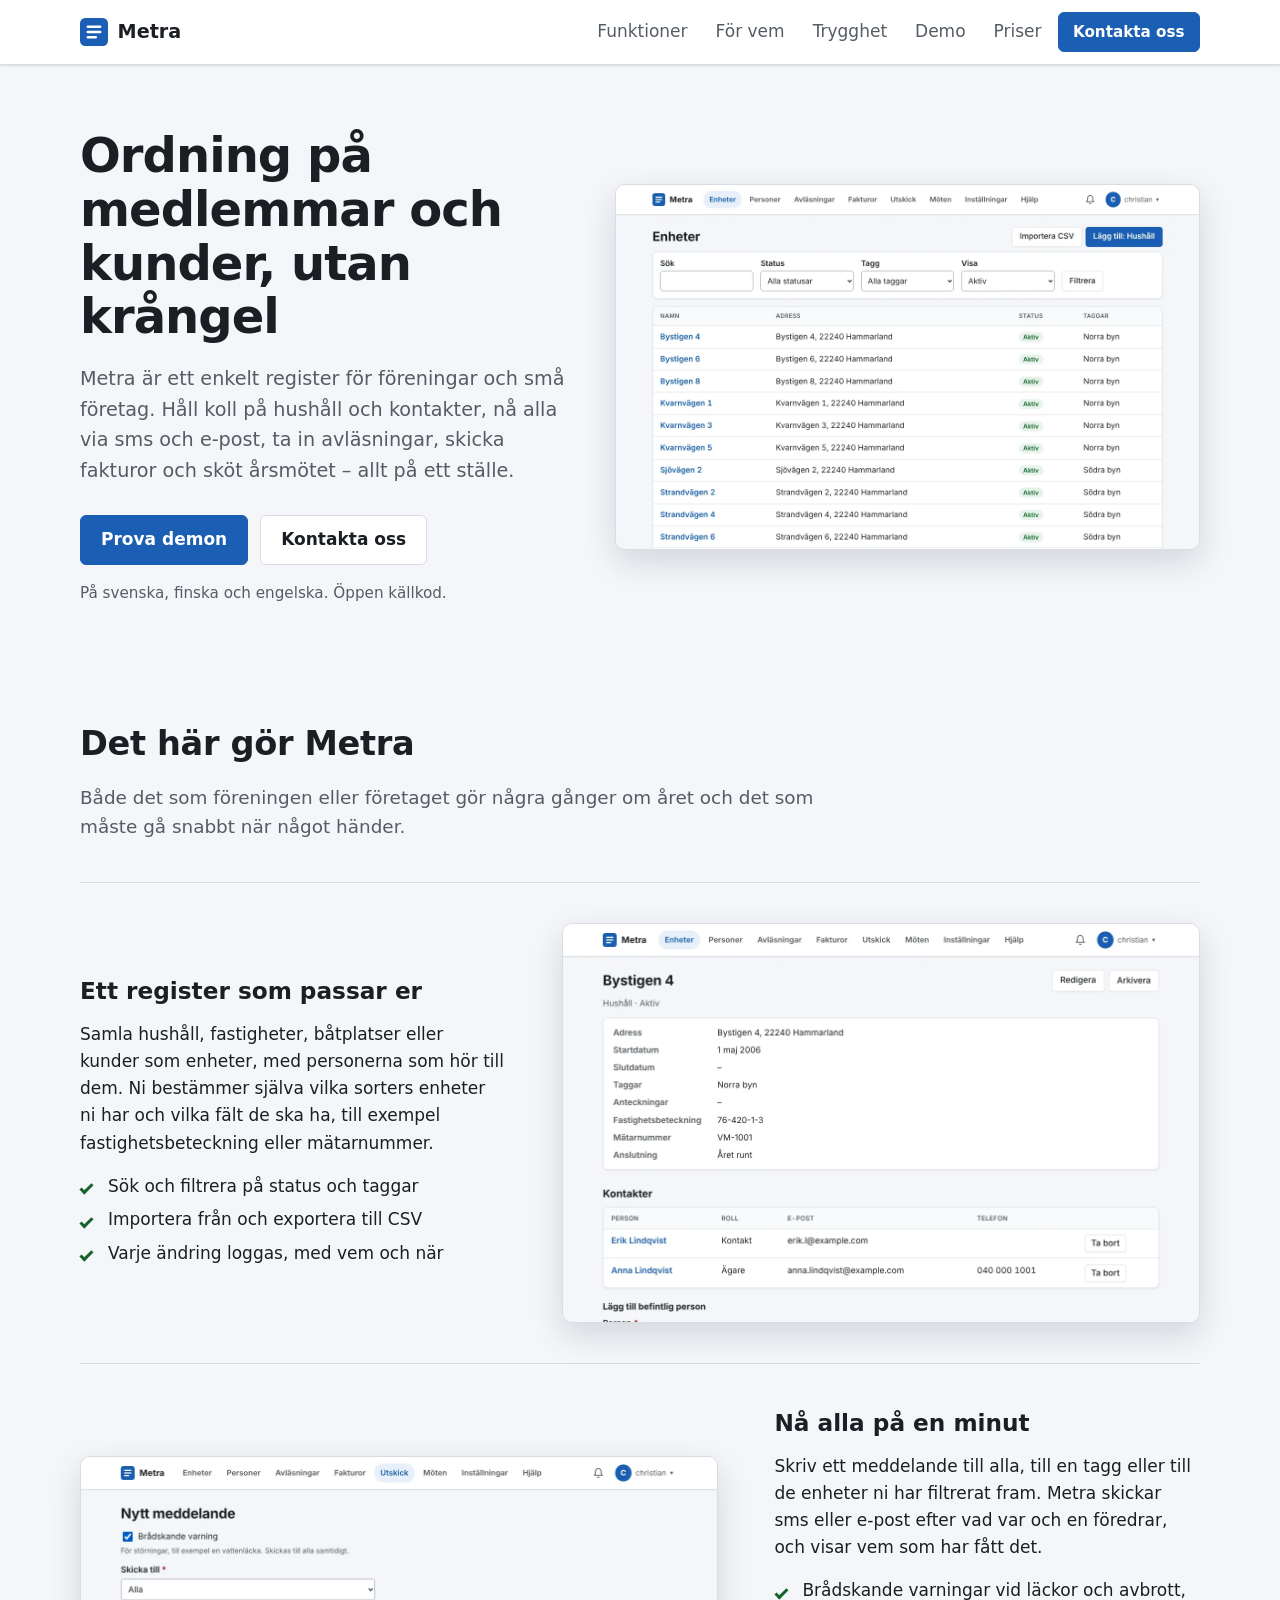
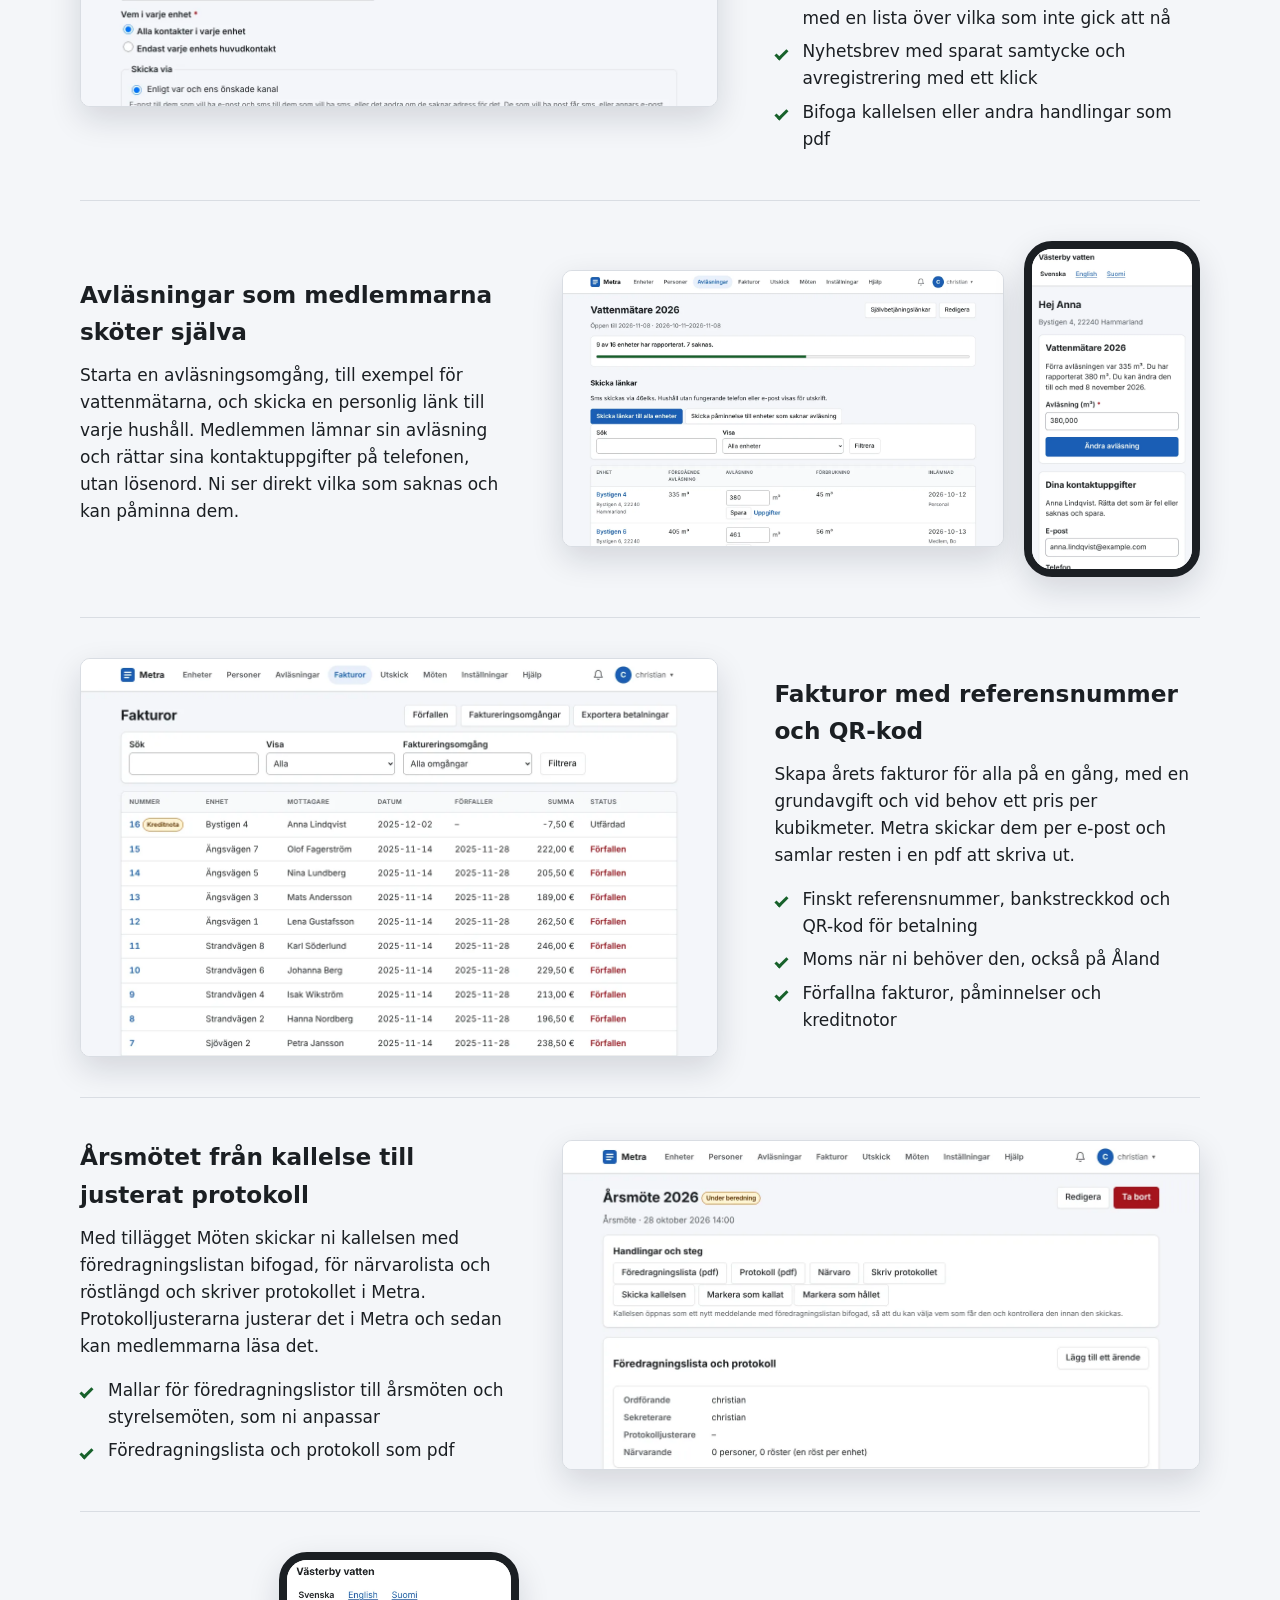
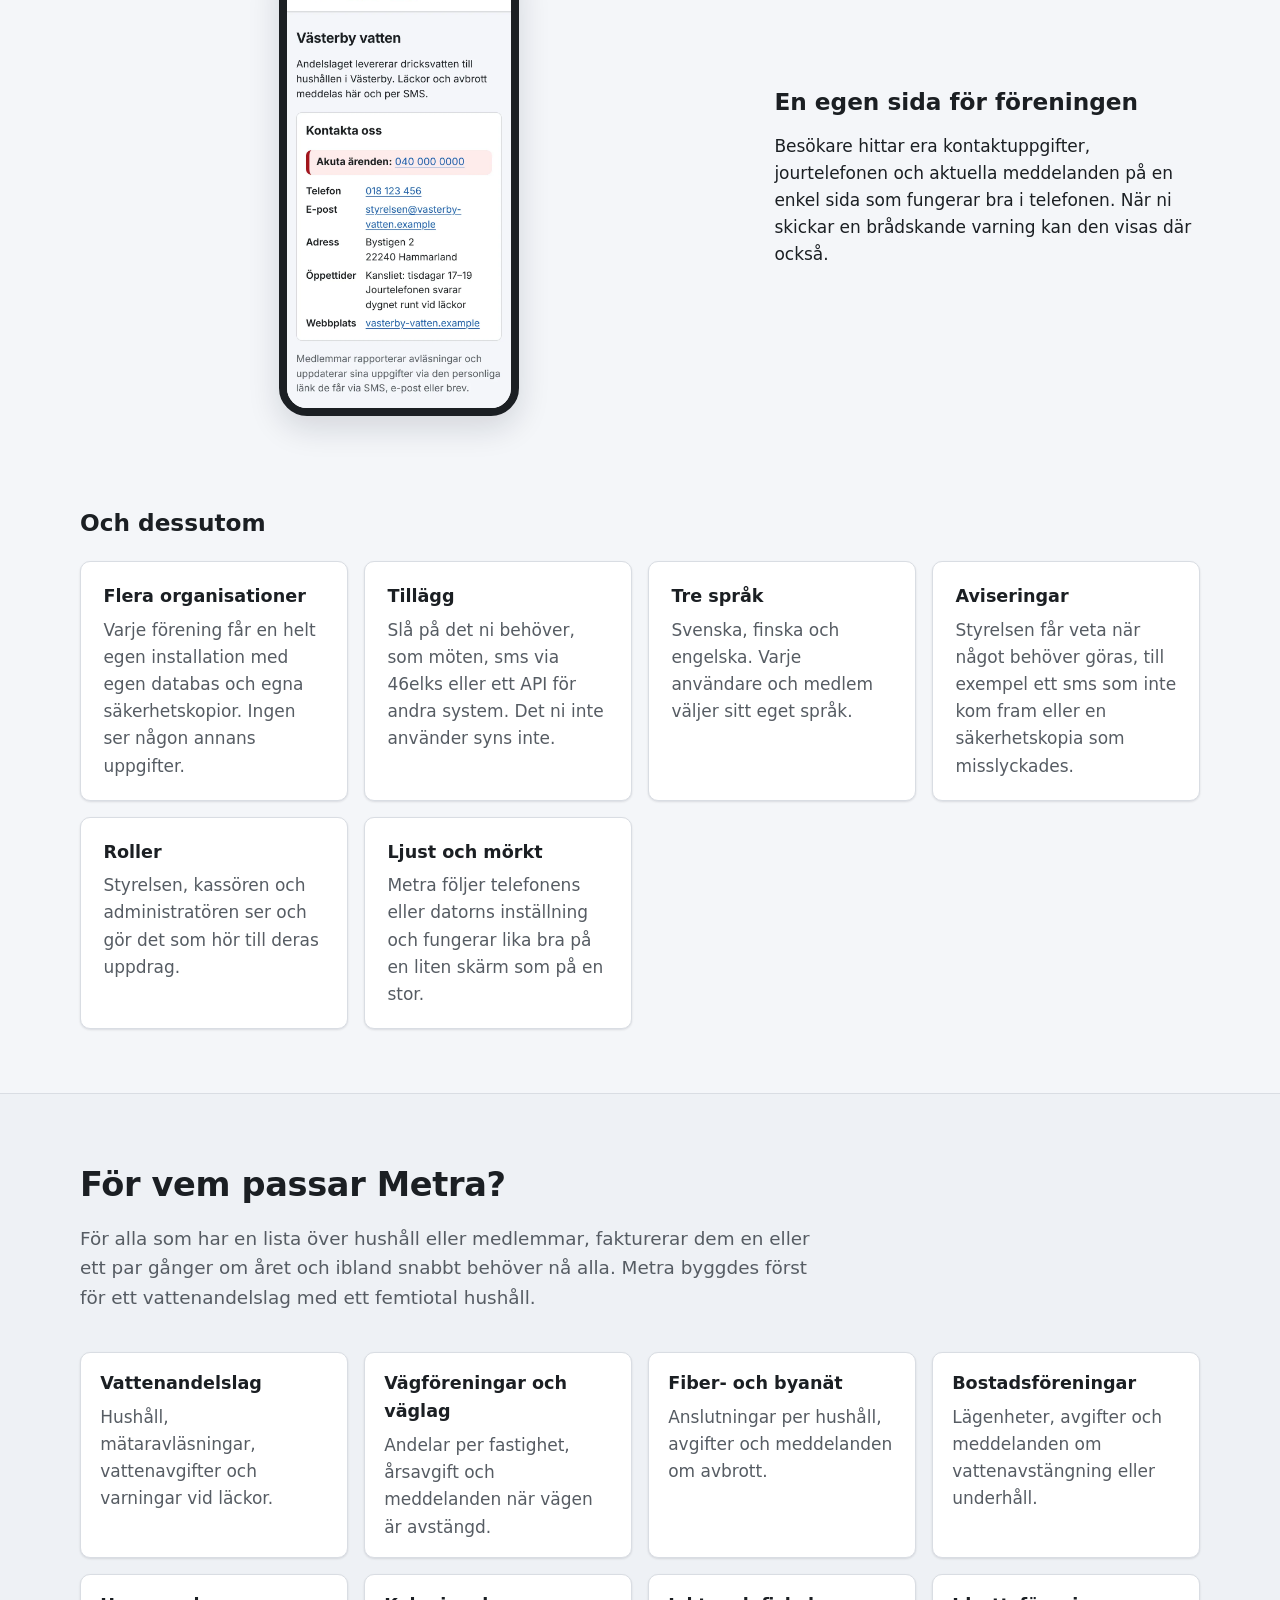
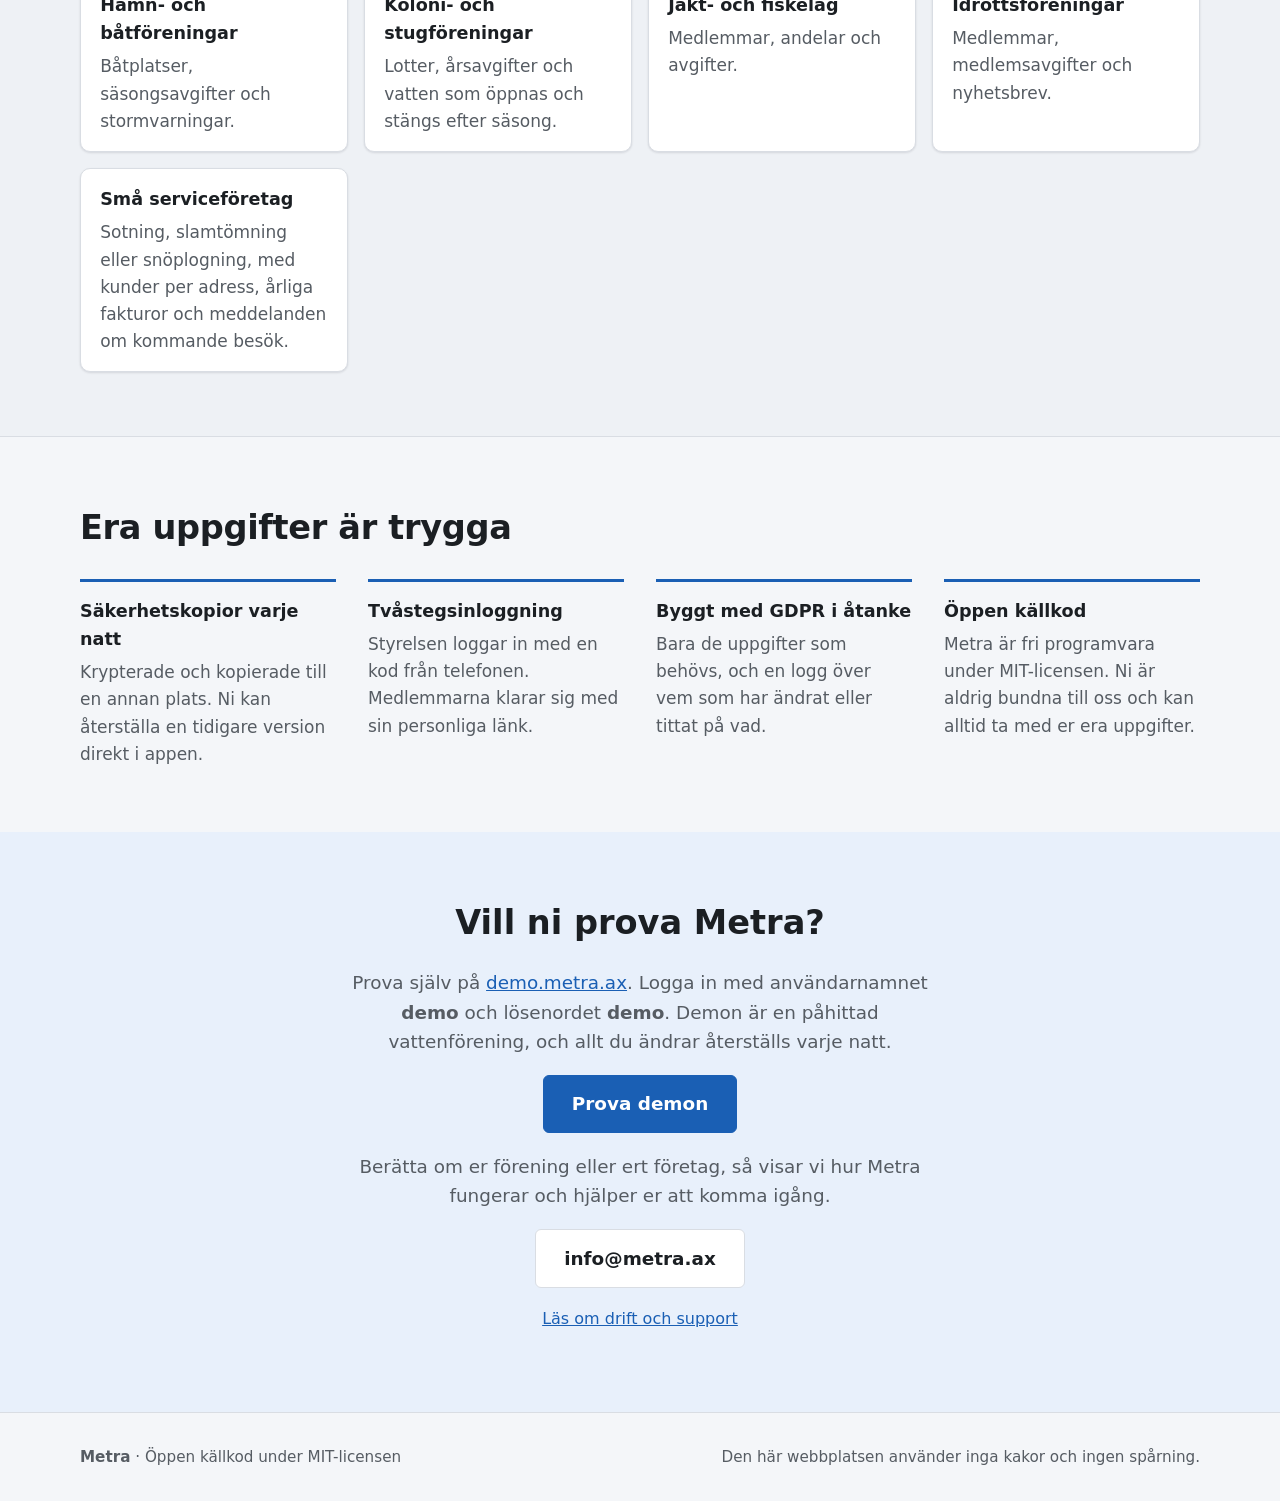
<file: index.html>
<!doctype html>
<html lang="sv">
<head>
  <meta charset="utf-8">
  <meta name="viewport" content="width=device-width, initial-scale=1">
  <title>Metra – medlems- och kundregister för föreningar och små företag</title>
  <meta name="description" content="Metra håller ordning på medlemmar, kunder och hushåll, skickar sms och e-post, tar in avläsningar, skickar fakturor och hjälper till med mötena. Byggt för föreningar och små företag i Finland och på Åland.">
  <meta name="color-scheme" content="light dark">
  <meta property="og:title" content="Metra">
  <meta property="og:description" content="Medlems- och kundregister för föreningar och små företag.">
  <meta property="og:type" content="website">
  <meta property="og:url" content="https://metra.ax/">
  <link rel="canonical" href="https://metra.ax/">
  <meta property="og:locale" content="sv_FI">
  <link rel="icon" href="favicon.svg" type="image/svg+xml">
  <link rel="stylesheet" href="style.css">
</head>
<body>
  <a class="skip-link" href="#main">Hoppa till innehållet</a>
  <header class="site-header">
    <div class="wrap site-header__bar">
      <a class="brand" href="index.html">
        <img src="favicon.svg" alt="" width="28" height="28">
        Metra
      </a>
      <nav aria-label="Huvudmeny">
        <a href="#funktioner">Funktioner</a>
        <a href="#for-vem">För vem</a>
        <a href="#trygghet">Trygghet</a>
        <a href="https://demo.metra.ax/">Demo</a>
        <a href="priser.html">Priser</a>
        <a class="button button--small" href="#kontakt">Kontakta oss</a>
      </nav>
    </div>
  </header>

  <main id="main">
    <section class="hero">
      <div class="wrap hero__inner">
        <div class="hero__text">
          <h1>Ordning på medlemmar och kunder, utan krångel</h1>
          <p class="lead">Metra är ett enkelt register för föreningar och små företag. Håll koll på hushåll och kontakter, nå alla via sms och e-post, ta in avläsningar, skicka fakturor och sköt årsmötet – allt på ett ställe.</p>
          <p class="hero__actions">
            <a class="button" href="https://demo.metra.ax/">Prova demon</a>
            <a class="button button--secondary" href="#kontakt">Kontakta oss</a>
          </p>
          <p class="hero__note">På svenska, finska och engelska. Öppen källkod.</p>
        </div>
        <figure class="shot shot--browser hero__shot">
          <picture>
            <source srcset="img/units-dark.webp" media="(prefers-color-scheme: dark)">
            <img src="img/units-light.webp" width="1280" height="800" alt="Listan över enheter i Metra: hushåll med adress, status och tagg">
          </picture>
        </figure>
      </div>
    </section>

    <section id="funktioner" class="section">
      <div class="wrap">
        <h2 class="section__title">Det här gör Metra</h2>
        <p class="section__lead">Både det som föreningen eller företaget gör några gånger om året och det som måste gå snabbt när något händer.</p>

        <article class="feature">
          <div class="feature__text">
            <h3>Ett register som passar er</h3>
            <p>Samla hushåll, fastigheter, båtplatser eller kunder som enheter, med personerna som hör till dem. Ni bestämmer själva vilka sorters enheter ni har och vilka fält de ska ha, till exempel fastighetsbeteckning eller mätarnummer.</p>
            <ul class="checks">
              <li>Sök och filtrera på status och taggar</li>
              <li>Importera från och exportera till CSV</li>
              <li>Varje ändring loggas, med vem och när</li>
            </ul>
          </div>
          <figure class="shot shot--browser">
            <picture>
              <source srcset="img/unit-dark.webp" media="(prefers-color-scheme: dark)">
              <img src="img/unit-light.webp" width="1280" height="800" loading="lazy" alt="En enhet i Metra med adress, egna fält och kontaktpersoner">
            </picture>
          </figure>
        </article>

        <article class="feature feature--flip">
          <div class="feature__text">
            <h3>Nå alla på en minut</h3>
            <p>Skriv ett meddelande till alla, till en tagg eller till de enheter ni har filtrerat fram. Metra skickar sms eller e-post efter vad var och en föredrar, och visar vem som har fått det.</p>
            <ul class="checks">
              <li>Brådskande varningar vid läckor och avbrott, med en lista över vilka som inte gick att nå</li>
              <li>Nyhetsbrev med sparat samtycke och avregistrering med ett klick</li>
              <li>Bifoga kallelsen eller andra handlingar som pdf</li>
            </ul>
          </div>
          <figure class="shot shot--browser">
            <picture>
              <source srcset="img/urgent-dark.webp" media="(prefers-color-scheme: dark)">
              <img src="img/urgent-light.webp" width="1280" height="500" loading="lazy" alt="Ett nytt meddelande i Metra med rutan Brådskande varning ikryssad">
            </picture>
          </figure>
        </article>

        <article class="feature">
          <div class="feature__text">
            <h3>Avläsningar som medlemmarna sköter själva</h3>
            <p>Starta en avläsningsomgång, till exempel för vattenmätarna, och skicka en personlig länk till varje hushåll. Medlemmen lämnar sin avläsning och rättar sina kontaktuppgifter på telefonen, utan lösenord. Ni ser direkt vilka som saknas och kan påminna dem.</p>
          </div>
          <div class="shot-pair">
            <figure class="shot shot--browser">
              <picture>
                <source srcset="img/round-dark.webp" media="(prefers-color-scheme: dark)">
                <img src="img/round-light.webp" width="1280" height="800" loading="lazy" alt="En avläsningsomgång i Metra som visar att 9 av 16 enheter har rapporterat">
              </picture>
            </figure>
            <figure class="shot shot--phone">
              <picture>
                <source srcset="img/member-dark.webp" media="(prefers-color-scheme: dark)">
                <img src="img/member-light.webp" width="780" height="1560" loading="lazy" alt="Medlemmens egen sida på en telefon, där hon lämnar sin mätaravläsning">
              </picture>
            </figure>
          </div>
        </article>

        <article class="feature feature--flip">
          <div class="feature__text">
            <h3>Fakturor med referensnummer och QR-kod</h3>
            <p>Skapa årets fakturor för alla på en gång, med en grundavgift och vid behov ett pris per kubikmeter. Metra skickar dem per e-post och samlar resten i en pdf att skriva ut.</p>
            <ul class="checks">
              <li>Finskt referensnummer, bankstreckkod och QR-kod för betalning</li>
              <li>Moms när ni behöver den, också på Åland</li>
              <li>Förfallna fakturor, påminnelser och kreditnotor</li>
            </ul>
          </div>
          <figure class="shot shot--browser">
            <picture>
              <source srcset="img/invoices-dark.webp" media="(prefers-color-scheme: dark)">
              <img src="img/invoices-light.webp" width="1280" height="800" loading="lazy" alt="Fakturalistan i Metra med förfallna fakturor och en kreditnota">
            </picture>
          </figure>
        </article>

        <article class="feature">
          <div class="feature__text">
            <h3>Årsmötet från kallelse till justerat protokoll</h3>
            <p>Med tillägget Möten skickar ni kallelsen med föredragningslistan bifogad, för närvarolista och röstlängd och skriver protokollet i Metra. Protokolljusterarna justerar det i Metra och sedan kan medlemmarna läsa det.</p>
            <ul class="checks">
              <li>Mallar för föredragningslistor till årsmöten och styrelsemöten, som ni anpassar</li>
              <li>Föredragningslista och protokoll som pdf</li>
            </ul>
          </div>
          <figure class="shot shot--browser">
            <picture>
              <source srcset="img/meeting-dark.webp" media="(prefers-color-scheme: dark)">
              <img src="img/meeting-light.webp" width="1280" height="660" loading="lazy" alt="Ett årsmöte i Metra med knappar för kallelse, närvaro och protokoll">
            </picture>
          </figure>
        </article>

        <article class="feature feature--flip">
          <div class="feature__text">
            <h3>En egen sida för föreningen</h3>
            <p>Besökare hittar era kontaktuppgifter, jourtelefonen och aktuella meddelanden på en enkel sida som fungerar bra i telefonen. När ni skickar en brådskande varning kan den visas där också.</p>
          </div>
          <figure class="shot shot--phone shot--single-phone">
            <picture>
              <source srcset="img/public-dark.webp" media="(prefers-color-scheme: dark)">
              <img src="img/public-light.webp" width="780" height="1560" loading="lazy" alt="Föreningens offentliga sida på en telefon med jourtelefon och kontaktuppgifter">
            </picture>
          </figure>
        </article>

        <h3 class="grid-title">Och dessutom</h3>
        <ul class="cards">
          <li class="card">
            <h4>Flera organisationer</h4>
            <p>Varje förening får en helt egen installation med egen databas och egna säkerhetskopior. Ingen ser någon annans uppgifter.</p>
          </li>
          <li class="card">
            <h4>Tillägg</h4>
            <p>Slå på det ni behöver, som möten, sms via 46elks eller ett API för andra system. Det ni inte använder syns inte.</p>
          </li>
          <li class="card">
            <h4>Tre språk</h4>
            <p>Svenska, finska och engelska. Varje användare och medlem väljer sitt eget språk.</p>
          </li>
          <li class="card">
            <h4>Aviseringar</h4>
            <p>Styrelsen får veta när något behöver göras, till exempel ett sms som inte kom fram eller en säkerhetskopia som misslyckades.</p>
          </li>
          <li class="card">
            <h4>Roller</h4>
            <p>Styrelsen, kassören och administratören ser och gör det som hör till deras uppdrag.</p>
          </li>
          <li class="card">
            <h4>Ljust och mörkt</h4>
            <p>Metra följer telefonens eller datorns inställning och fungerar lika bra på en liten skärm som på en stor.</p>
          </li>
        </ul>
      </div>
    </section>

    <section id="for-vem" class="section section--muted">
      <div class="wrap">
        <h2 class="section__title">För vem passar Metra?</h2>
        <p class="section__lead">För alla som har en lista över hushåll eller medlemmar, fakturerar dem en eller ett par gånger om året och ibland snabbt behöver nå alla. Metra byggdes först för ett vattenandelslag med ett femtiotal hushåll.</p>
        <ul class="cards cards--compact">
          <li class="card"><h4>Vattenandelslag</h4><p>Hushåll, mätaravläsningar, vattenavgifter och varningar vid läckor.</p></li>
          <li class="card"><h4>Vägföreningar och väglag</h4><p>Andelar per fastighet, årsavgift och meddelanden när vägen är avstängd.</p></li>
          <li class="card"><h4>Fiber- och byanät</h4><p>Anslutningar per hushåll, avgifter och meddelanden om avbrott.</p></li>
          <li class="card"><h4>Bostadsföreningar</h4><p>Lägenheter, avgifter och meddelanden om vattenavstängning eller underhåll.</p></li>
          <li class="card"><h4>Hamn- och båtföreningar</h4><p>Båtplatser, säsongsavgifter och stormvarningar.</p></li>
          <li class="card"><h4>Koloni- och stugföreningar</h4><p>Lotter, årsavgifter och vatten som öppnas och stängs efter säsong.</p></li>
          <li class="card"><h4>Jakt- och fiskelag</h4><p>Medlemmar, andelar och avgifter.</p></li>
          <li class="card"><h4>Idrottsföreningar</h4><p>Medlemmar, medlemsavgifter och nyhetsbrev.</p></li>
          <li class="card"><h4>Små serviceföretag</h4><p>Sotning, slamtömning eller snöplogning, med kunder per adress, årliga fakturor och meddelanden om kommande besök.</p></li>
        </ul>
      </div>
    </section>

    <section id="trygghet" class="section">
      <div class="wrap">
        <h2 class="section__title">Era uppgifter är trygga</h2>
        <div class="trust">
          <div>
            <h4>Säkerhetskopior varje natt</h4>
            <p>Krypterade och kopierade till en annan plats. Ni kan återställa en tidigare version direkt i appen.</p>
          </div>
          <div>
            <h4>Tvåstegsinloggning</h4>
            <p>Styrelsen loggar in med en kod från telefonen. Medlemmarna klarar sig med sin personliga länk.</p>
          </div>
          <div>
            <h4>Byggt med GDPR i åtanke</h4>
            <p>Bara de uppgifter som behövs, och en logg över vem som har ändrat eller tittat på vad.</p>
          </div>
          <div>
            <h4>Öppen källkod</h4>
            <p>Metra är fri programvara under MIT-licensen. Ni är aldrig bundna till oss och kan alltid ta med er era uppgifter.</p>
          </div>
        </div>
      </div>
    </section>

    <section id="kontakt" class="section section--cta">
      <div class="wrap cta">
        <h2>Vill ni prova Metra?</h2>
        <p>Prova själv på <a href="https://demo.metra.ax/">demo.metra.ax</a>. Logga in med användarnamnet <strong>demo</strong> och lösenordet <strong>demo</strong>. Demon är en påhittad vattenförening, och allt du ändrar återställs varje natt.</p>
        <p><a class="button button--large" href="https://demo.metra.ax/">Prova demon</a></p>
        <p>Berätta om er förening eller ert företag, så visar vi hur Metra fungerar och hjälper er att komma igång.</p>
        <p><a class="button button--large button--secondary" href="mailto:info@metra.ax">info@metra.ax</a></p>
        <p class="cta__more"><a href="priser.html">Läs om drift och support</a></p>
      </div>
    </section>
  </main>

  <footer class="site-footer">
    <div class="wrap site-footer__inner">
      <p><strong>Metra</strong> · Öppen källkod under MIT-licensen</p>
      <p>Den här webbplatsen använder inga kakor och ingen spårning.</p>
    </div>
  </footer>
</body>
</html>
</file>
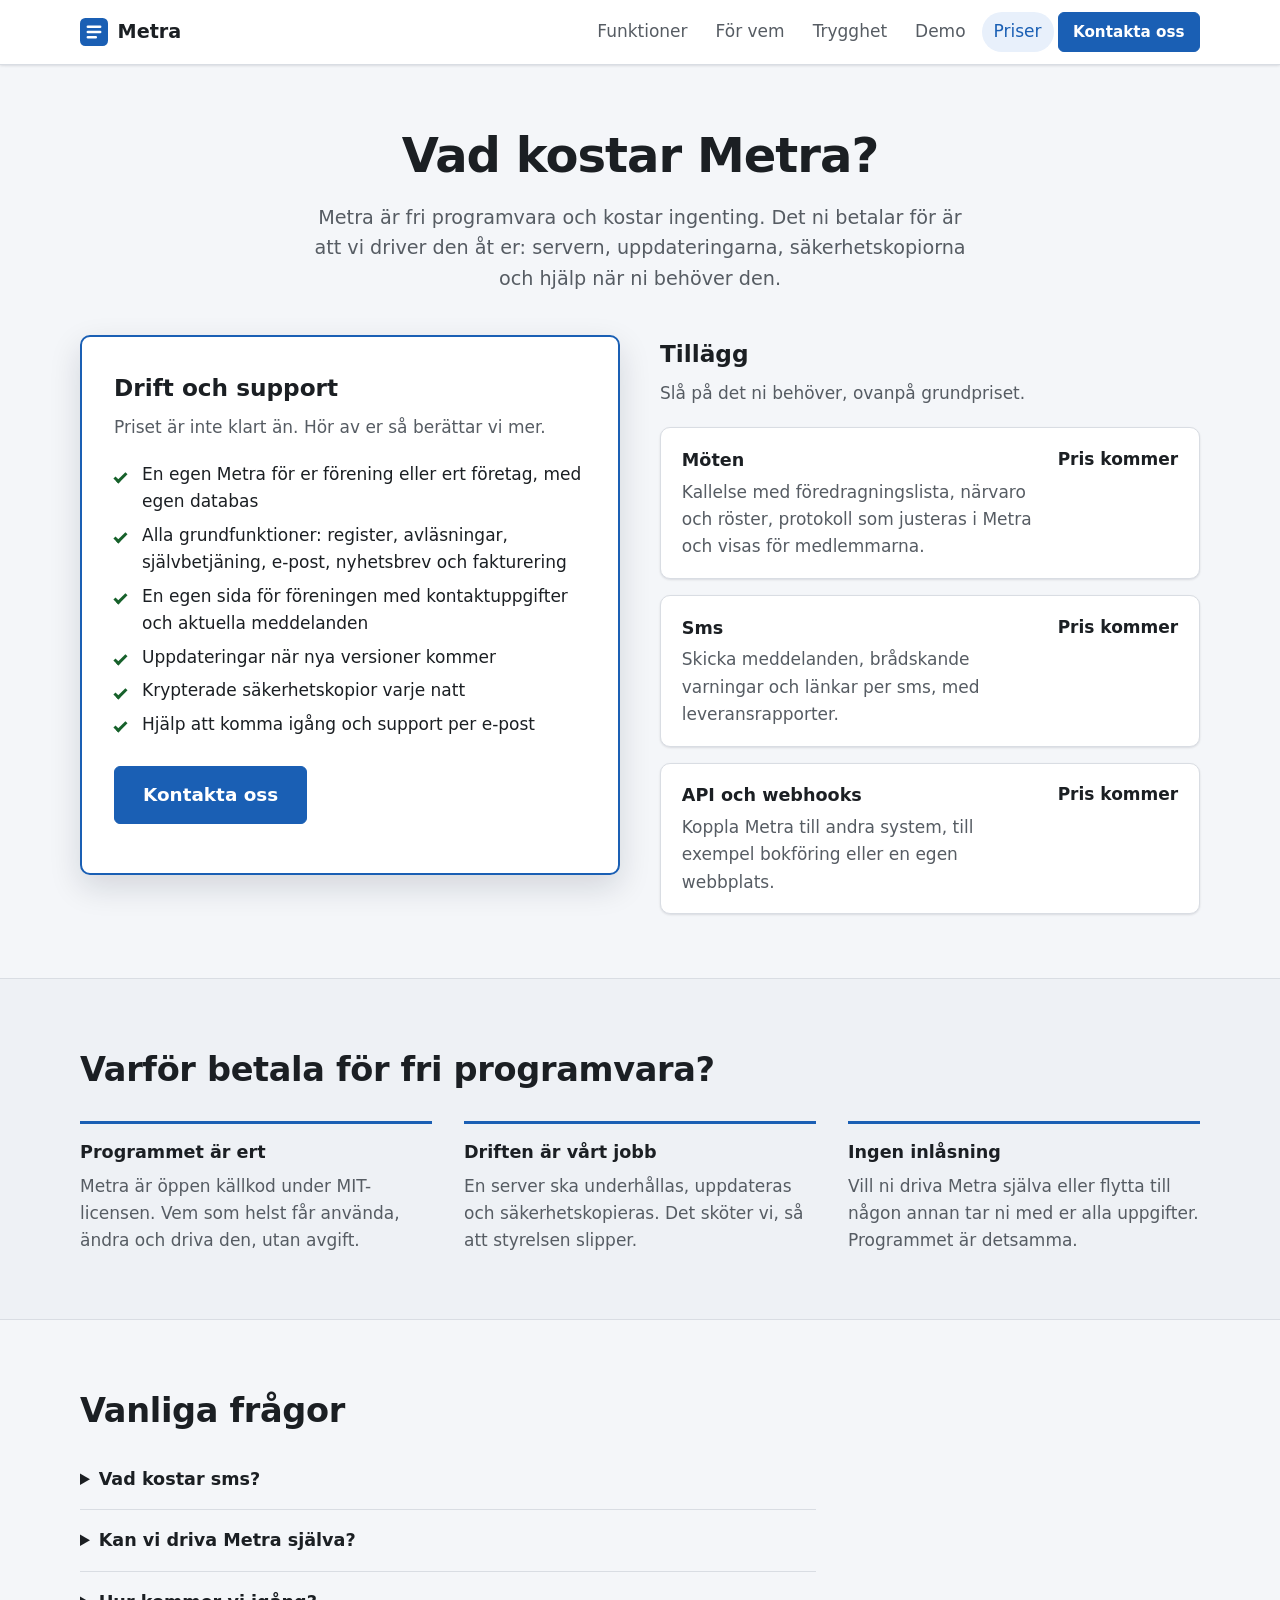
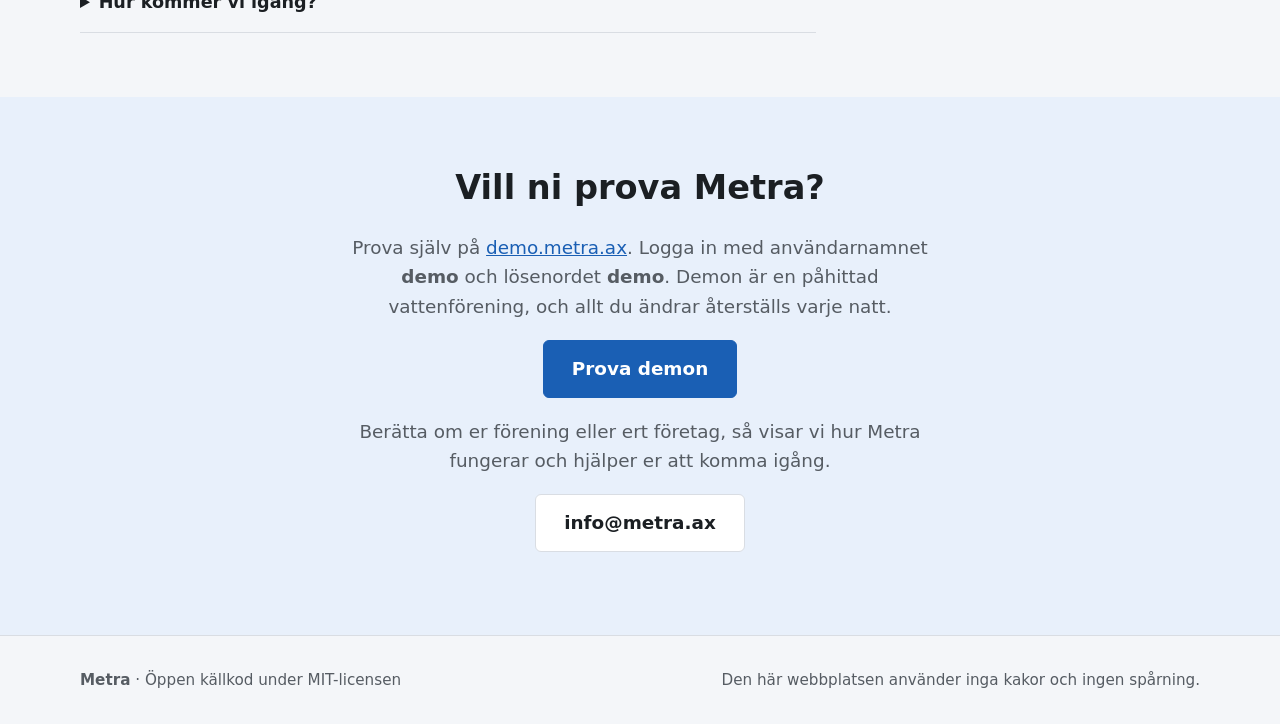
<file: priser.html>
<!doctype html>
<html lang="sv">
<head>
  <meta charset="utf-8">
  <meta name="viewport" content="width=device-width, initial-scale=1">
  <title>Priser – Metra</title>
  <meta name="description" content="Metra är fri programvara. Vi driver den åt er, med drift, uppdateringar, säkerhetskopior och support.">
  <meta name="color-scheme" content="light dark">
  <meta property="og:title" content="Priser – Metra">
  <meta property="og:description" content="Drift och support av Metra.">
  <meta property="og:type" content="website">
  <meta property="og:url" content="https://metra.ax/priser.html">
  <link rel="canonical" href="https://metra.ax/priser.html">
  <meta property="og:locale" content="sv_FI">
  <link rel="icon" href="favicon.svg" type="image/svg+xml">
  <link rel="stylesheet" href="style.css">
</head>
<body>
  <a class="skip-link" href="#main">Hoppa till innehållet</a>
  <header class="site-header">
    <div class="wrap site-header__bar">
      <a class="brand" href="index.html">
        <img src="favicon.svg" alt="" width="28" height="28">
        Metra
      </a>
      <nav aria-label="Huvudmeny">
        <a href="index.html#funktioner">Funktioner</a>
        <a href="index.html#for-vem">För vem</a>
        <a href="index.html#trygghet">Trygghet</a>
        <a href="https://demo.metra.ax/">Demo</a>
        <a href="priser.html" aria-current="page">Priser</a>
        <a class="button button--small" href="#kontakt">Kontakta oss</a>
      </nav>
    </div>
  </header>

  <main id="main">
    <section class="hero hero--center">
      <div class="wrap">
        <h1>Vad kostar Metra?</h1>
        <p class="lead">Metra är fri programvara och kostar ingenting. Det ni betalar för är att vi driver den åt er: servern, uppdateringarna, säkerhetskopiorna och hjälp när ni behöver den.</p>
      </div>
    </section>

    <section class="section section--tight">
      <div class="wrap pricing">
        <div class="price-card">
          <h2>Drift och support</h2>
          <p class="price-card__lead">Priset är inte klart än. Hör av er så berättar vi mer.</p>
          <ul class="checks">
            <li>En egen Metra för er förening eller ert företag, med egen databas</li>
            <li>Alla grundfunktioner: register, avläsningar, självbetjäning, e-post, nyhetsbrev och fakturering</li>
            <li>En egen sida för föreningen med kontaktuppgifter och aktuella meddelanden</li>
            <li>Uppdateringar när nya versioner kommer</li>
            <li>Krypterade säkerhetskopior varje natt</li>
            <li>Hjälp att komma igång och support per e-post</li>
          </ul>
          <p><a class="button button--large" href="#kontakt">Kontakta oss</a></p>
        </div>

        <div class="addons">
          <h2>Tillägg</h2>
          <p class="addons__lead">Slå på det ni behöver, ovanpå grundpriset.</p>
          <!-- TODO: fyll i priserna för tilläggen. -->
          <ul class="addon-list">
            <li>
              <div>
                <h3>Möten</h3>
                <p>Kallelse med föredragningslista, närvaro och röster, protokoll som justeras i Metra och visas för medlemmarna.</p>
              </div>
              <p class="addon-list__price">Pris kommer</p>
            </li>
            <li>
              <div>
                <h3>Sms</h3>
                <p>Skicka meddelanden, brådskande varningar och länkar per sms, med leveransrapporter.</p>
              </div>
              <p class="addon-list__price">Pris kommer</p>
            </li>
            <li>
              <div>
                <h3>API och webhooks</h3>
                <p>Koppla Metra till andra system, till exempel bokföring eller en egen webbplats.</p>
              </div>
              <p class="addon-list__price">Pris kommer</p>
            </li>
          </ul>
        </div>
      </div>
    </section>

    <section class="section section--muted">
      <div class="wrap">
        <h2 class="section__title">Varför betala för fri programvara?</h2>
        <div class="trust">
          <div>
            <h4>Programmet är ert</h4>
            <p>Metra är öppen källkod under MIT-licensen. Vem som helst får använda, ändra och driva den, utan avgift.</p>
          </div>
          <div>
            <h4>Driften är vårt jobb</h4>
            <p>En server ska underhållas, uppdateras och säkerhetskopieras. Det sköter vi, så att styrelsen slipper.</p>
          </div>
          <div>
            <h4>Ingen inlåsning</h4>
            <p>Vill ni driva Metra själva eller flytta till någon annan tar ni med er alla uppgifter. Programmet är detsamma.</p>
          </div>
        </div>
      </div>
    </section>

    <section class="section">
      <div class="wrap faq">
        <h2 class="section__title">Vanliga frågor</h2>
        <details>
          <summary>Vad kostar sms?</summary>
          <p>Varje sms kostar en liten summa hos sms-leverantören, utöver priset för tillägget. Hör av er så berättar vi hur det fungerar för er.</p>
        </details>
        <details>
          <summary>Kan vi driva Metra själva?</summary>
          <p>Ja. Metra är fri programvara och går att köra på en egen server med Docker. Då betalar ni ingenting till oss.</p>
        </details>
        <details>
          <summary>Hur kommer vi igång?</summary>
          <p>Skicka ett e-postmeddelande och berätta om er förening eller ert företag. Vi sätter upp er Metra och hjälper er att föra in registret.</p>
        </details>
      </div>
    </section>

    <section id="kontakt" class="section section--cta">
      <div class="wrap cta">
        <h2>Vill ni prova Metra?</h2>
        <p>Prova själv på <a href="https://demo.metra.ax/">demo.metra.ax</a>. Logga in med användarnamnet <strong>demo</strong> och lösenordet <strong>demo</strong>. Demon är en påhittad vattenförening, och allt du ändrar återställs varje natt.</p>
        <p><a class="button button--large" href="https://demo.metra.ax/">Prova demon</a></p>
        <p>Berätta om er förening eller ert företag, så visar vi hur Metra fungerar och hjälper er att komma igång.</p>
        <p><a class="button button--large button--secondary" href="mailto:info@metra.ax">info@metra.ax</a></p>
      </div>
    </section>
  </main>

  <footer class="site-footer">
    <div class="wrap site-footer__inner">
      <p><strong>Metra</strong> · Öppen källkod under MIT-licensen</p>
      <p>Den här webbplatsen använder inga kakor och ingen spårning.</p>
    </div>
  </footer>
</body>
</html>
</file>
<file: style.css>
/* Metra's website: one hand-written stylesheet, with the app's colours. */
:root {
  --bg: #f4f6f9;
  --surface: #fff;
  --surface-muted: #eef1f5;
  --text: #1b1f23;
  --muted: #565c63;
  --border: #d9dde3;
  --primary: #1a5fb4;
  --primary-hover: #154c91;
  --primary-soft: #e8f0fb;
  --primary-text: #fff;
  --success: #17612b;
  --focus: #b35900;
  --radius: 10px;
  --shadow: 0 1px 2px rgb(16 24 40 / 6%), 0 1px 3px rgb(16 24 40 / 6%);
  --shadow-raised: 0 12px 32px rgb(16 24 40 / 14%);
  color-scheme: light;
}

@media (prefers-color-scheme: dark) {
  :root {
    --bg: #0f1419;
    --surface: #171c23;
    --surface-muted: #141920;
    --text: #e6e9ee;
    --muted: #a3acb8;
    --border: #2d3540;
    --primary: #7cb0ff;
    --primary-hover: #9cc3ff;
    --primary-soft: rgb(124 176 255 / 15%);
    --primary-text: #0b1220;
    --success: #74d68d;
    --focus: #ffb35c;
    --shadow: 0 1px 2px rgb(0 0 0 / 30%), 0 1px 3px rgb(0 0 0 / 30%);
    --shadow-raised: 0 12px 32px rgb(0 0 0 / 50%);
    color-scheme: dark;
  }
}

*, *::before, *::after { box-sizing: border-box; }

html { scroll-behavior: smooth; scroll-padding-top: 4.5rem; }
@media (prefers-reduced-motion: reduce) { html { scroll-behavior: auto; } }

body {
  margin: 0;
  background: var(--bg);
  color: var(--text);
  font-family: system-ui, -apple-system, "Segoe UI", Roboto, "Helvetica Neue", Arial, sans-serif;
  font-size: 1.0625rem;
  line-height: 1.6;
  -webkit-font-smoothing: antialiased;
}

img { max-width: 100%; height: auto; display: block; }
a { color: var(--primary); }
a:hover { color: var(--primary-hover); }
:focus-visible { outline: 3px solid var(--focus); outline-offset: 2px; }

.wrap { max-width: 72rem; margin: 0 auto; padding: 0 1rem; }

.skip-link {
  position: absolute; left: 1rem; top: -3rem;
  background: var(--surface); padding: 0.5rem 1rem; border-radius: 6px; z-index: 10;
}
.skip-link:focus { top: 0.5rem; }

/* Header */
.site-header {
  position: sticky; top: 0; z-index: 5;
  background: var(--surface);
  border-bottom: 1px solid var(--border);
  box-shadow: var(--shadow);
}
.site-header__bar {
  display: flex; align-items: center; justify-content: space-between;
  gap: 1rem; min-height: 4rem;
}
.brand {
  display: inline-flex; align-items: center; gap: 0.6rem;
  font-weight: 700; font-size: 1.2rem; color: var(--text); text-decoration: none;
}
.brand:hover { color: var(--text); }
.site-header nav { display: flex; align-items: center; gap: 0.25rem; }
.site-header nav a:not(.button) {
  color: var(--muted); text-decoration: none; font-weight: 500;
  padding: 0.4rem 0.75rem; border-radius: 999px;
}
.site-header nav a:not(.button):hover { background: var(--primary-soft); color: var(--primary); }
@media (max-width: 40rem) {
  .site-header nav a:not(.button) { display: none; }
}

/* Buttons */
.button {
  display: inline-block;
  background: var(--primary); color: var(--primary-text);
  border: 1px solid var(--primary); border-radius: 6px;
  padding: 0.65rem 1.25rem; font-weight: 600; text-decoration: none;
}
.button:hover { background: var(--primary-hover); border-color: var(--primary-hover); color: var(--primary-text); }
.button--secondary { background: var(--surface); color: var(--text); border-color: var(--border); }
.button--secondary:hover { background: var(--primary-soft); color: var(--primary); border-color: var(--border); }
.button--small { padding: 0.4rem 0.9rem; font-size: 0.95rem; }
.button--large { padding: 0.85rem 1.75rem; font-size: 1.15rem; }

/* Hero */
.hero { padding: 4rem 0 3rem; }
.hero__inner { display: grid; gap: 3rem; align-items: center; grid-template-columns: 1fr; }
@media (min-width: 60rem) {
  .hero__inner { grid-template-columns: 5fr 6fr; }
}
h1 {
  font-size: clamp(2rem, 4.5vw, 3rem); line-height: 1.12;
  letter-spacing: -0.02em; margin: 0 0 1.25rem;
}
.lead { font-size: 1.2rem; color: var(--muted); margin: 0 0 1.75rem; }
.hero__actions { display: flex; flex-wrap: wrap; gap: 0.75rem; margin: 0 0 1rem; }
.hero__note { color: var(--muted); font-size: 0.95rem; margin: 0; }

/* Screenshots */
.shot { margin: 0; }
.shot img { border-radius: var(--radius); }
.shot--browser {
  border: 1px solid var(--border); border-radius: var(--radius);
  background: var(--surface); box-shadow: var(--shadow-raised); overflow: hidden;
}
.shot--browser img { border-radius: 0; }
.shot--phone {
  max-width: 15rem; border: 8px solid #1b1f23; border-radius: 28px;
  overflow: hidden; box-shadow: var(--shadow-raised); background: var(--surface);
}
.shot--phone img { border-radius: 0; }
.shot--single-phone { justify-self: center; }

/* Sections */
.section { padding: 4rem 0; }
.section--muted { background: var(--surface-muted); border-top: 1px solid var(--border); border-bottom: 1px solid var(--border); }
.section__title { font-size: clamp(1.6rem, 3vw, 2.1rem); letter-spacing: -0.01em; margin: 0 0 0.75rem; }
.section__lead { font-size: 1.15rem; color: var(--muted); max-width: 46rem; margin: 0 0 2.5rem; }

/* Feature rows */
.feature {
  display: grid; gap: 2rem; align-items: center;
  padding: 2.5rem 0; border-top: 1px solid var(--border);
}
.feature h3 { font-size: 1.45rem; margin: 0 0 0.75rem; }
.feature p { margin: 0 0 1rem; }
@media (min-width: 56rem) {
  .feature { grid-template-columns: 2fr 3fr; gap: 3.5rem; }
  .feature--flip { grid-template-columns: 3fr 2fr; }
  .feature--flip .feature__text { order: 2; }
}
.checks { list-style: none; padding: 0; margin: 0; }
.checks li { position: relative; padding-left: 1.75rem; margin: 0.4rem 0; }
.checks li::before {
  content: ""; position: absolute; left: 0.2rem; top: 0.5em;
  width: 0.45rem; height: 0.8rem;
  border: solid var(--success); border-width: 0 3px 3px 0; transform: rotate(45deg);
}

.shot-pair { display: grid; grid-template-columns: 1fr auto; gap: 1.25rem; align-items: center; }
.shot-pair .shot--phone { max-width: 11rem; }
@media (max-width: 34rem) {
  .shot-pair { grid-template-columns: 1fr; }
  .shot-pair .shot--phone { justify-self: center; max-width: 14rem; }
}

/* Cards */
.grid-title { font-size: 1.45rem; margin: 3rem 0 1.25rem; }
.cards {
  list-style: none; padding: 0; margin: 0;
  display: grid; gap: 1rem; grid-template-columns: repeat(auto-fill, minmax(16rem, 1fr));
}
.card {
  background: var(--surface); border: 1px solid var(--border);
  border-radius: var(--radius); box-shadow: var(--shadow); padding: 1.25rem 1.4rem;
}
.card h4 { margin: 0 0 0.4rem; font-size: 1.1rem; }
.card p { margin: 0; color: var(--muted); }
.cards--compact .card { padding: 1rem 1.2rem; }

/* Trust */
.trust { display: grid; gap: 2rem; grid-template-columns: repeat(auto-fit, minmax(14rem, 1fr)); margin-top: 1.5rem; }
.trust h4 { font-size: 1.1rem; margin: 0 0 0.4rem; padding-top: 0.9rem; border-top: 3px solid var(--primary); }
.trust p { margin: 0; color: var(--muted); }

/* Call to action */
.section--cta { background: var(--primary-soft); text-align: center; }
.cta { max-width: 40rem; }
.cta h2 { font-size: clamp(1.6rem, 3vw, 2.1rem); margin: 0 0 0.75rem; }
.cta p { font-size: 1.15rem; color: var(--muted); }

/* Footer */
.site-footer { border-top: 1px solid var(--border); padding: 2rem 0; color: var(--muted); font-size: 0.95rem; }
.site-footer__inner { display: flex; flex-wrap: wrap; justify-content: space-between; gap: 0.5rem 2rem; }
.site-footer p { margin: 0; }

/* Pricing page */
.site-header nav a[aria-current="page"] { background: var(--primary-soft); color: var(--primary); }
.hero--center { text-align: center; padding-bottom: 1rem; }
.hero--center .lead { max-width: 42rem; margin: 0 auto; }
.section--tight { padding-top: 1.5rem; }
.cta .cta__more { font-size: 1rem; }

.pricing { display: grid; gap: 2.5rem; align-items: start; }
@media (min-width: 56rem) { .pricing { grid-template-columns: 1fr 1fr; } }
.price-card {
  background: var(--surface); border: 2px solid var(--primary);
  border-radius: var(--radius); box-shadow: var(--shadow-raised); padding: 2rem;
}
.price-card h2, .addons h2 { font-size: 1.45rem; margin: 0 0 0.5rem; }
.price { margin: 0 0 0.5rem; }
.price__amount { font-size: 3rem; font-weight: 700; letter-spacing: -0.02em; }
.price__unit { color: var(--muted); font-size: 1.15rem; }
.price-card__lead, .addons__lead { color: var(--muted); margin: 0 0 1.25rem; }
.price-card .checks { margin-bottom: 1.75rem; }

.addon-list { list-style: none; padding: 0; margin: 0; display: grid; gap: 1rem; }
.addon-list li {
  display: flex; justify-content: space-between; gap: 1rem; align-items: flex-start;
  background: var(--surface); border: 1px solid var(--border);
  border-radius: var(--radius); box-shadow: var(--shadow); padding: 1.1rem 1.3rem;
}
.addon-list h3 { font-size: 1.1rem; margin: 0 0 0.3rem; }
.addon-list p { margin: 0; color: var(--muted); }
.addon-list .addon-list__price { color: var(--text); font-weight: 600; white-space: nowrap; }

.faq details { max-width: 46rem; }
.faq details { border-bottom: 1px solid var(--border); padding: 1rem 0; }
.faq summary { cursor: pointer; font-weight: 600; font-size: 1.1rem; }
.faq details p { margin: 0.75rem 0 0; color: var(--muted); }
</file>
